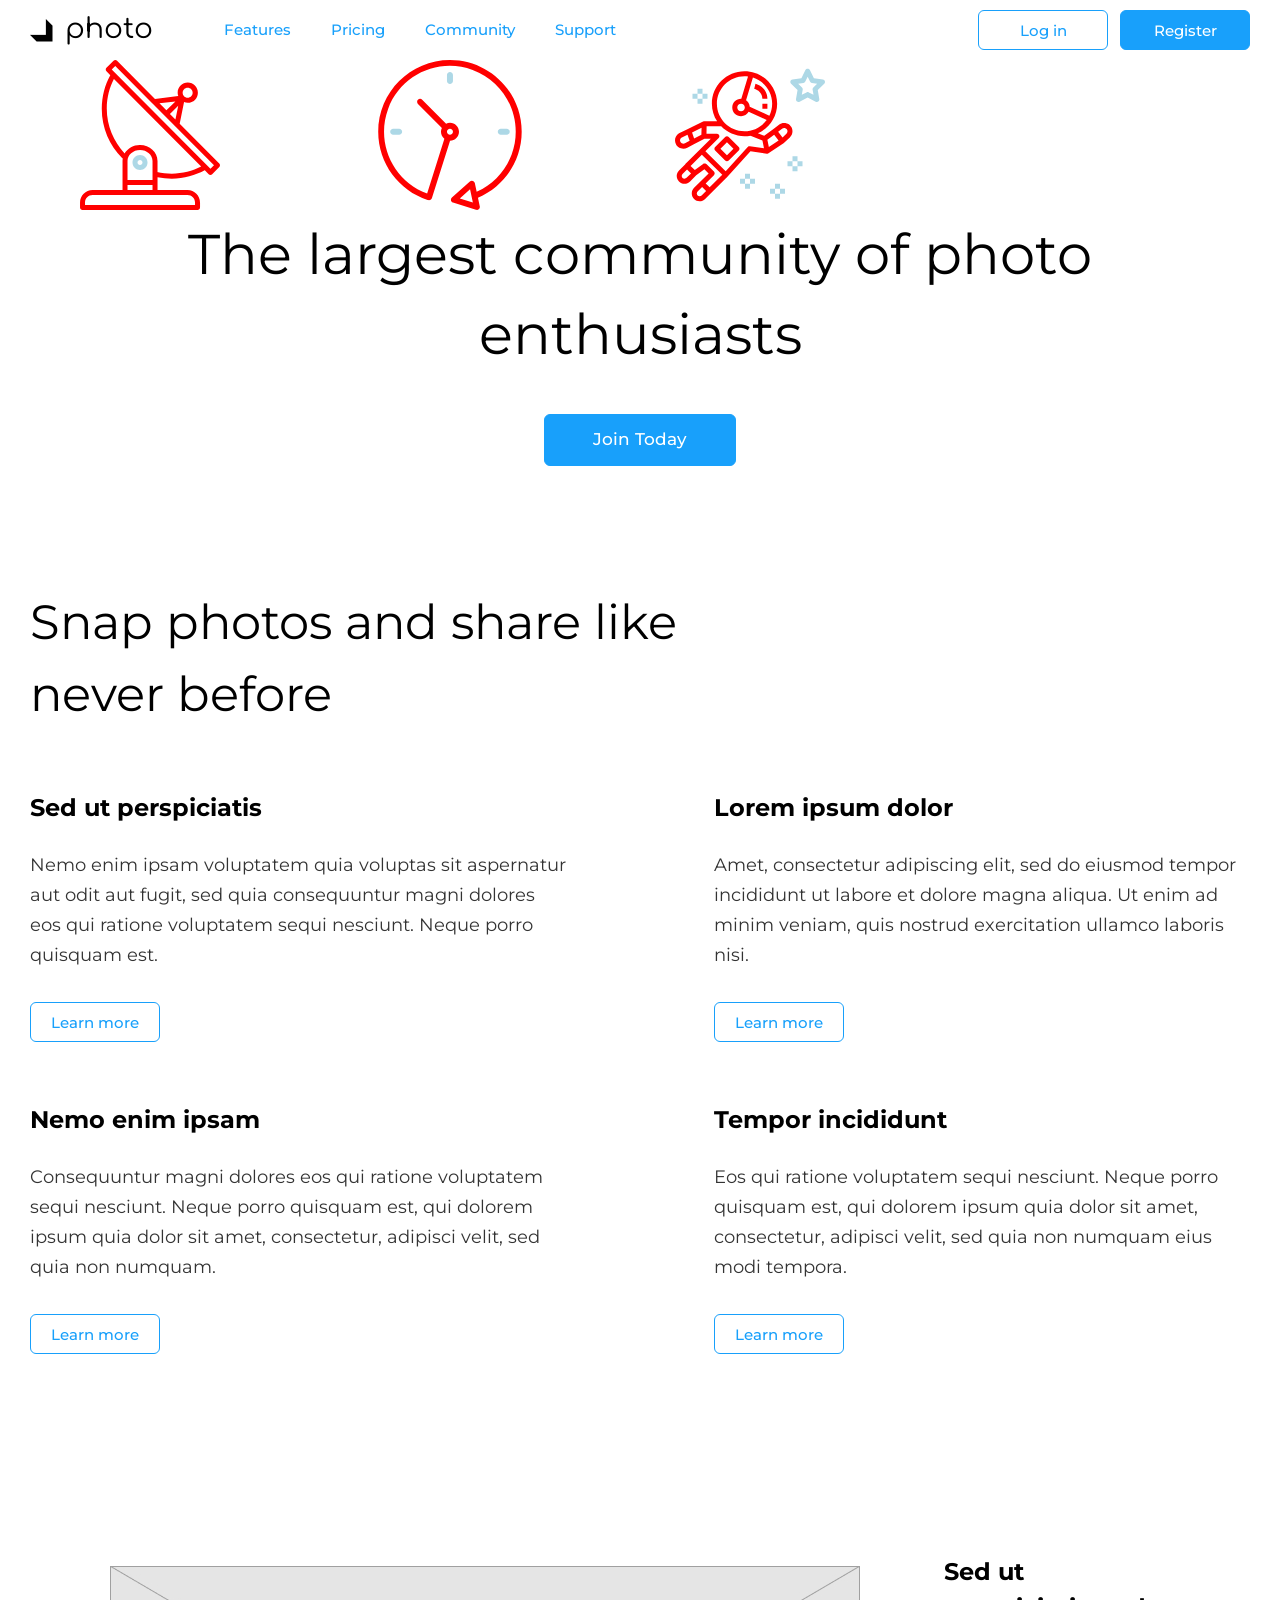
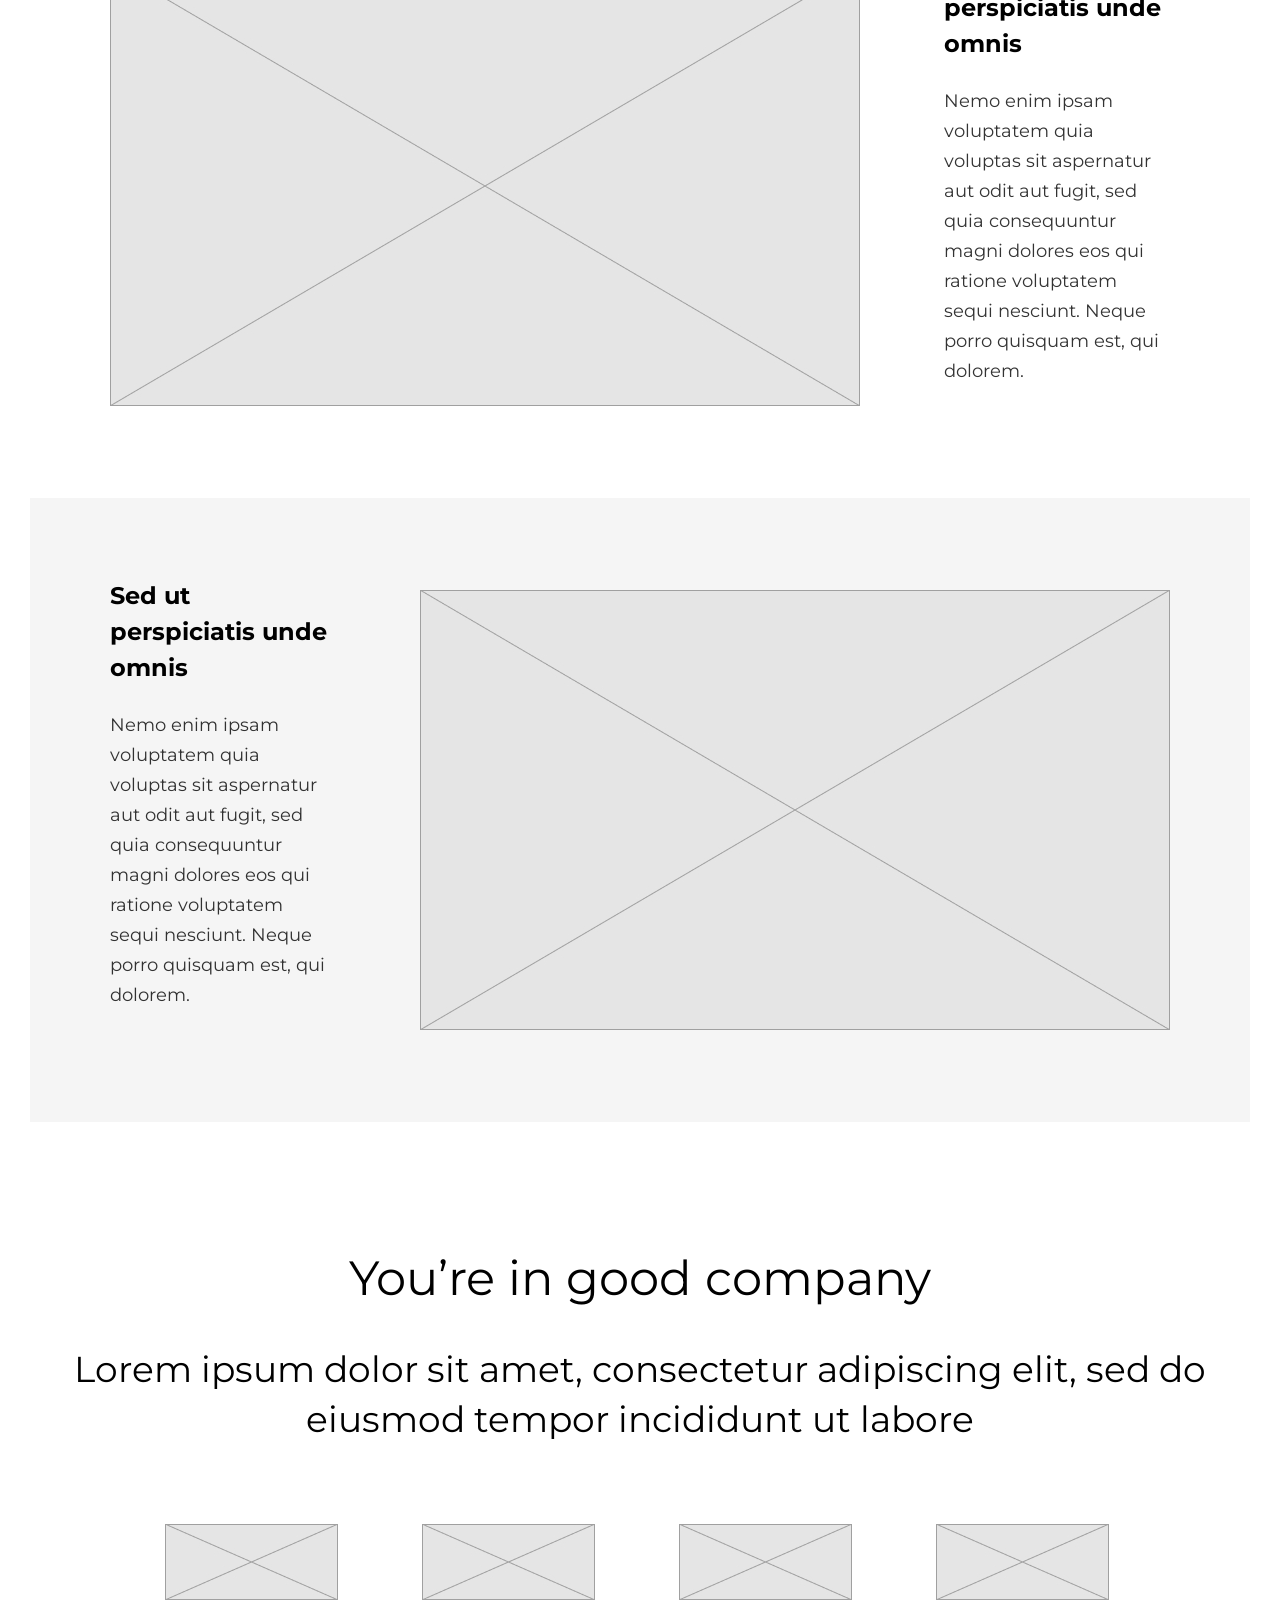
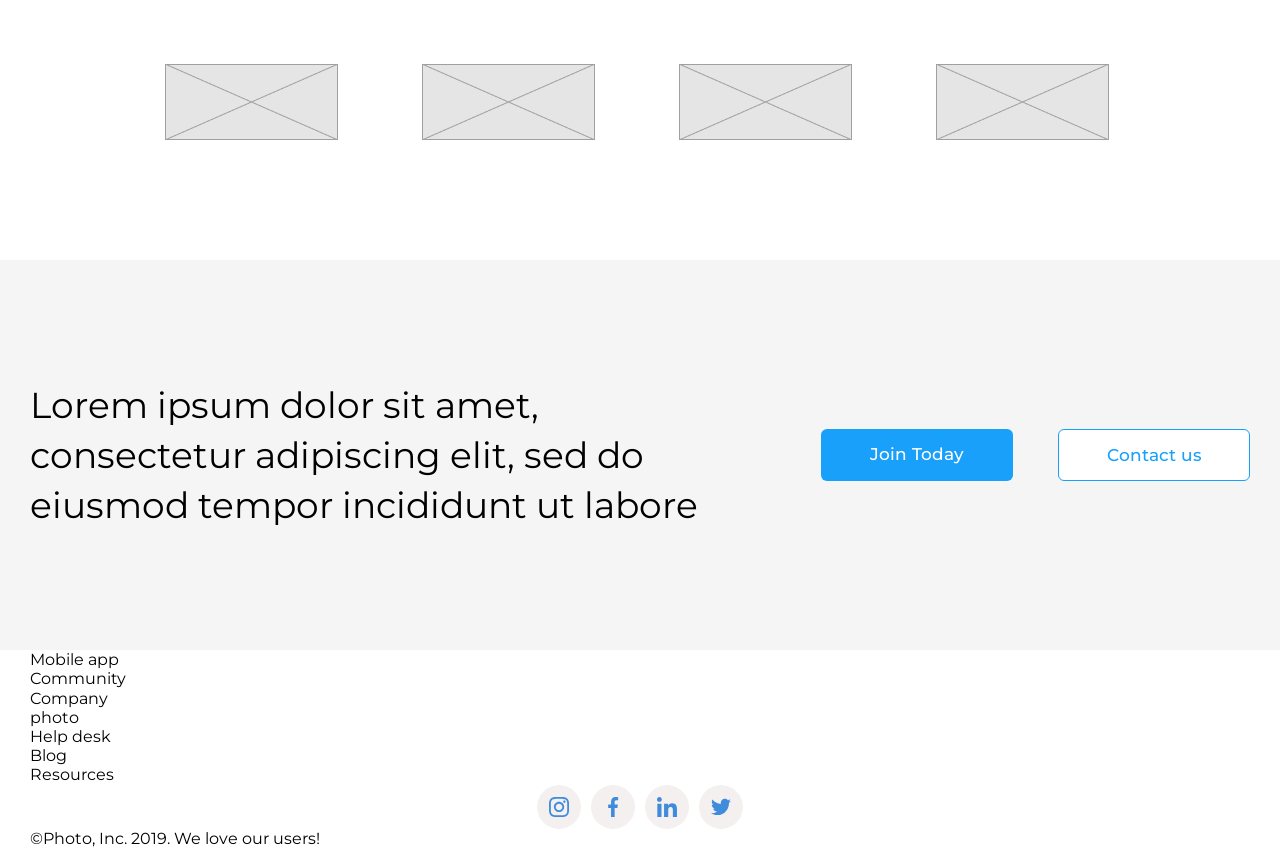
<file: index.html>
<!doctype html>
<html lang="en">

<head>
  <meta charset="UTF-8" />
  <meta name="viewport" content="width=device-width, initial-scale=1.0" />
  <title>Wireframe</title>
  <link rel="preconnect" href="https://fonts.googleapis.com" />
  <link rel="preconnect" href="https://fonts.gstatic.com" crossorigin />
  <link
    href="https://fonts.googleapis.com/css2?family=Comfortaa:wght@400&family=Montserrat:wght@400;500;700&display=swap"
    rel="stylesheet" />
  <link rel="stylesheet" href="https://cdnjs.cloudflare.com/ajax/libs/modern-normalize/3.0.1/modern-normalize.min.css"
    integrity="sha512-q6WgHqiHlKyOqslT/lgBgodhd03Wp4BEqKeW6nNtlOY4quzyG3VoQKFrieaCeSnuVseNKRGpGeDU3qPmabCANg=="
    crossorigin="anonymous" referrerpolicy="no-referrer" />
  <link rel="stylesheet" href="./css/styles.css" />
</head>

<body>
  <!-- Header -->
  <header class="header">
    <div class="container">
      <nav class="header-nav">
        <a class="logo" href="">
          <img src="./images/logo.png" alt="logo" />
          photo</a>
        <ul class="nav-list">
          <li><a class="nav-link" href="./animaion.html">
              Features</a></li>
          <li><a class="nav-link" href="">Pricing</a></li>
          <li><a class="nav-link" href="">Community</a></li>
          <li><a class="nav-link" href="">Support</a></li>
        </ul>
        <ul class="btn-list">
          <li><a class="btn btn-primary" href="">Log in</a></li>
          <li><a class="btn btn-secondary" href="">Register</a></li>
        </ul>
      </nav>
    </div>
  </header>

  <!-- Main -->
  <main>
    <!-- Hero -->
    <ul class="colors">
      <li class="color-item">
        <svg class="color-icon">
          <use href="./images/icons/icons2.svg#antenna"></use>
        </svg>
        <ul class="submenu">
          <li><a href="">Item-1</a></li>
          <li><a href="">Item-2</a></li>
          <li><a href="">Item-3</a></li>
        </ul>
      </li>
      <li class="color-item">
        <svg class="color-icon">
          <use href="./images/icons/icons2.svg#clock"></use>
        </svg>
        <ul class="submenu">
          <li><a href="">Item-1</a></li>
          <li><a href="">Item-2</a></li>
          <li><a href="">Item-3</a></li>
        </ul>
      </li>
      <li class="color-item">
        <svg class="color-icon">
          <use href="./images/icons/icons2.svg#astronaut"></use>
        </svg>
        <ul class="submenu">
          <li><a href="">Item-1</a></li>
          <li><a href="">Item-2</a></li>
          <li><a href="">Item-3</a></li>
        </ul>
      </li>
    </ul>
    <section class="hero">
      <div class="container">
        <h1 class="hero-title">The largest community of photo enthusiasts</h1>
        <button class="hero-btn btn" type="button" data-modal-open>Join Today</button>
      </div>
      <div class="backdrop" data-backdrop>
        <div class="modal">
          <form class="js-form form">
            <div class="form-field">
              <label for="name">Name</label>
              <input type="text" id="name" name="user-name">
            </div>
            <div class="form-field">
              <label for="email">Email</label>
              <input type="text" id="email" name="email">
            </div>
            <div class="form-field">
              <label for="tel">Phone</label>
              <input type="text" id="tel" name="phone">
            </div>
            <div role="group" class="form-gorup">
              <p class="group-title">Topic of the story</p>
              <input type="checkbox" name="topic" id="html" value="html">
              <label for="html">HTML</label>

              <input type="checkbox" name="topic" id="css" value="css">
              <label for="css">CSS</label>

              <input type="checkbox" name="topic" id="js" value="js">
              <label for="js">JavaScript</label>
            </div>
            <div role="group" class="form-gorup">
              <p class="group-title">Choose your experience level</p>
              <input type="radio" name="experience" id="junior" value="junior">
              <label for="junior">Junior</label>

              <input type="radio" name="experience" id="middle" value="middle">
              <label for="middle">Middle</label>

              <input type="radio" name="experience" id="senior" value="senior">
              <label for="senior">Senior</label>
            </div>
            <div class="form-field">
              <label for="date">Date</label>
              <input type="datetime-local" id="date" name="date">
            </div>

            <div class="form-field">
              <label for="comment">Leave your comment</label>
              <textarea name="comment" id="comment"></textarea>
            </div>

            <label for="months">Month</label>
            <select name="months" id="months">
              <optgroup label="winter">
                              <option value="dec">December</option>
              <option value="jan">January</option>
              <option value="feb">February</option>
              </optgroup>
<optgroup label="spring">
              <option value="mar">March</option>
              <option value="apr">April</option>
              <option value="may">May</option>
              </optgroup>
            </select>
            <button type="submit">Submit</button>
          </form>
          <button class="modal-close btn btn-primary" type="button" data-modal-close>Close</button>
        </div>

      </div>
    </section>

    <!-- Benefits -->
    <section class="section benefits">
      <div class="container">
        <h2 class="title">
          Snap photos and share like <br />
          never before
        </h2>
        <ul class="benefits-list">
          <li class="benefits-list-item">
            <h3 class="benefits-list-title">Sed ut perspiciatis</h3>
            <p class="benefits-list-descr">
              Nemo enim ipsam voluptatem quia voluptas sit aspernatur aut odit aut fugit, sed quia
              consequuntur magni dolores eos qui ratione voluptatem sequi nesciunt. Neque porro
              quisquam est.
            </p>
            <button class="btn btn-primary" type="button">Learn more</button>
          </li>
          <li class="benefits-list-item">
            <h3 class="benefits-list-title">Lorem ipsum dolor</h3>
            <p class="benefits-list-descr">
              Amet, consectetur adipiscing elit, sed do eiusmod tempor incididunt ut labore et
              dolore magna aliqua. Ut enim ad minim veniam, quis nostrud exercitation ullamco
              laboris nisi.
            </p>
            <button class="btn btn-primary" type="button">Learn more</button>
          </li>
          <li class="benefits-list-item">
            <h3 class="benefits-list-title">Nemo enim ipsam</h3>
            <p class="benefits-list-descr">
              Consequuntur magni dolores eos qui ratione voluptatem sequi nesciunt. Neque porro
              quisquam est, qui dolorem ipsum quia dolor sit amet, consectetur, adipisci velit,
              sed quia non numquam.
            </p>
            <button class="btn btn-primary" type="button">Learn more</button>
          </li>
          <li class="benefits-list-item">
            <h3 class="benefits-list-title">Tempor incididunt</h3>
            <p class="benefits-list-descr">
              Eos qui ratione voluptatem sequi nesciunt. Neque porro quisquam est, qui dolorem
              ipsum quia dolor sit amet, consectetur, adipisci velit, sed quia non numquam eius
              modi tempora.
            </p>
            <button class="btn btn-primary" type="button">Learn more</button>
          </li>
        </ul>
      </div>
    </section>

    <!-- Gallery -->
    <section>
      <ul class="gallery-list">
        <div class="container">
          <li class="gallery-list-item">
            <img src="./images/gallery.jpg" alt="gallery" width="750" />
            <div class="gallery-descr">
              <h3 class="gallery-title">Sed ut perspiciatis unde omnis</h3>
              <p class="gallery-text">
                Nemo enim ipsam voluptatem quia voluptas sit aspernatur aut odit aut fugit, sed
                quia consequuntur magni dolores eos qui ratione voluptatem sequi nesciunt. Neque
                porro quisquam est, qui dolorem.
              </p>
            </div>
          </li>
          <li class="gallery-list-item">
            <img src="./images/gallery.jpg" alt="gallery" width="750" />
            <div class="gallery-descr">
              <h3 class="gallery-title">Sed ut perspiciatis unde omnis</h3>
              <p class="gallery-text">
                Nemo enim ipsam voluptatem quia voluptas sit aspernatur aut odit aut fugit, sed
                quia consequuntur magni dolores eos qui ratione voluptatem sequi nesciunt. Neque
                porro quisquam est, qui dolorem.
              </p>
            </div>
          </li>
      </ul>
      </div>
    </section>

    <!-- Partners -->
    <section class="section">
      <div class="container">
        <h2 class="title partners-title">You’re in good company</h2>
        <p class="partners-descr">
          Lorem ipsum dolor sit amet, consectetur adipiscing elit, sed do eiusmod tempor
          incididunt ut labore
        </p>
        <ul class="partners-list">
          <li><img src="./images/partners.jpg" alt="partner" /></li>
          <li><img src="./images/partners.jpg" alt="partner" /></li>
          <li><img src="./images/partners.jpg" alt="partner" /></li>
          <li><img src="./images/partners.jpg" alt="partner" /></li>
          <li><img src="./images/partners.jpg" alt="partner" /></li>
          <li><img src="./images/partners.jpg" alt="partner" /></li>
          <li><img src="./images/partners.jpg" alt="partner" /></li>
          <li><img src="./images/partners.jpg" alt="partner" /></li>
        </ul>
      </div>
    </section>

    <!-- Subscribe -->
    <section class="section subscribe-section">
      <div class="container subscribe-wrapper">
        <p class="subscribe-descr">
          Lorem ipsum dolor sit amet, consectetur adipiscing elit, sed do eiusmod tempor incididunt
          ut labore
        </p>
        <ul class="subscribe-list">
          <li><a class="hero-btn" href="">Join Today</a></li>
          <li><a class="hero-btn subscribe" href="">Contact us</a></li>
        </ul>
      </div>
    </section>

    <!-- Footer -->
    <footer>
      <div class="container">
        <ul>
          <li><a href="">Mobile app</a></li>
          <li><a href="">Community</a></li>
          <li><a href="">Company</a></li>
        </ul>
        <a href="">photo</a>
        <ul>
          <li><a href="">Help desk</a></li>
          <li><a href="">Blog</a></li>
          <li><a href="">Resources</a></li>
        </ul>
        <ul class="socials">
          <li>
            <a href="" class="socials-link">
              <svg class="icon">
                <use href="./images/icons/icons2.svg#instagram"></use>
              </svg></a>
          </li>
          <li>
            <a href="" class="socials-link">
              <svg class="icon">
                <use href="./images/icons/icons2.svg#facebook"></use>
              </svg>
            </a>
          </li>
          <li>
            <a href="" class="socials-link">
              <svg class="icon">
                <use href="./images/icons/icons2.svg#linkedin"></use>
              </svg>
            </a>
          </li>
          <li>
            <a href="" class="socials-link">
              <svg class="icon">
                <use href="./images/icons/icons2.svg#twitter"></use>
              </svg>
            </a>
          </li>
        </ul>
        <p>&#169;Photo, Inc. 2019. We love our users!</p>
      </div>
    </footer>
  </main>

  <script src="./js/modal.js" type="module"></script>
  <script src="./js/form.js" type="module"></script>
</body>

</html>
</file>
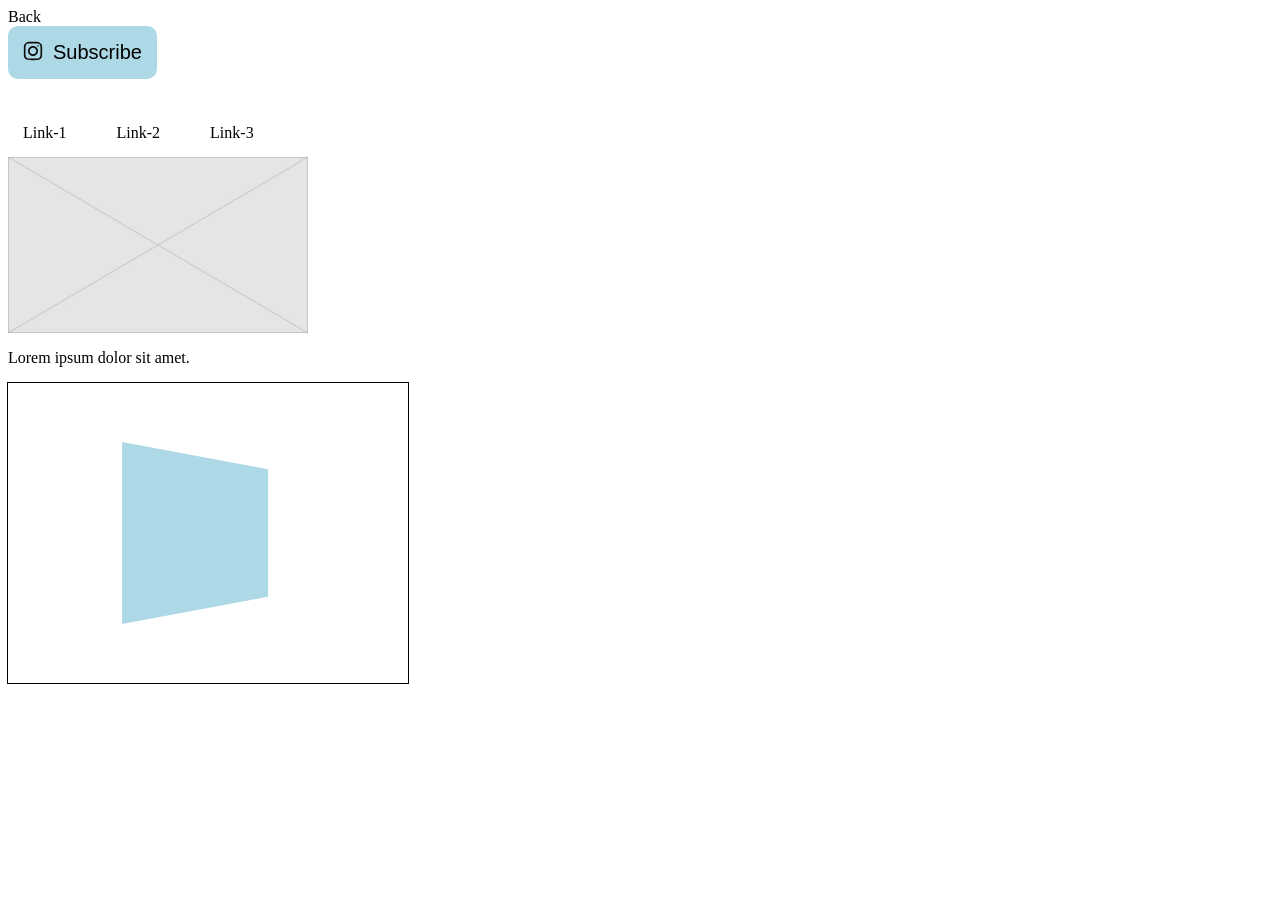
<file: animaion.html>
<!doctype html>
<html lang="en">
  <head>
    <meta charset="UTF-8" />
    <meta name="viewport" content="width=device-width, initial-scale=1.0" />
    <title>Document</title>
    <link
      rel="stylesheet"
      href="https://cdnjs.cloudflare.com/ajax/libs/animate.css/4.1.1/animate.min.css"
    />
    <link rel="stylesheet" href="./css/animation.css" />
  </head>
  <body>
    <a class="animate__animated animate__bounce" href="./index.html">Back</a>
    <button type="button" class="btn">Subscribe</button>

    <ul class="menu">
      <li class="menu-item"><a class="menu-link" href="">Link-1</a></li>
      <li class="menu-item"><a class="menu-link" href="">Link-2</a></li>
      <li class="menu-item"><a class="menu-link" href="">Link-3</a></li>
    </ul>

    <div>
      <div class="thumb">
        <img src="./images/gallery.jpg" alt="" width="300" />
        <p class="overlay">
          Lorem ipsum dolor sit amet consectetur adipisicing elit. Ea harum praesentium voluptatum
          tempore quasi quos exercitationem, quia maxime vel ducimus dolorum est iure sapiente
          veniam, consectetur eveniet corrupti, nam ipsam!
        </p>
      </div>
      <p class="text">Lorem ipsum dolor sit amet.</p>
    </div>

    <div class="container">
      <div class="box"></div>
    </div>
  </body>
</html>
</file>
<file: css/styles.css>
:root {
  /* colors */
  --main-txt-cl: rgba(0, 0, 0, 0.8);
  --title-txt-cl: #000000;
  --white-cl: #ffffff;
  --accent-cl: #18a0fb;
  --grey-bg-cl: #f5f5f5;

  /* fonts */
  --main-font: 'Montserrat', sans-serif;
  --secondary-font: 'Comfortaa', sans-serif;
}

body {
  font-family: var(--main-font);
  line-height: 1.2;
}

h1,
h2,
h3,
h4,
h5,
h6,
p,
ul {
  margin: 0;
}

ul {
  padding: 0;
  list-style: none;
}

a {
  text-decoration: none;
  color: currentColor;
}

img {
  display: block;
  max-width: 100%;
}

.container {
  width: 1260px;
  padding-left: 20px;
  padding-right: 20px;
  margin-left: auto;
  margin-right: auto;
}

/* Modal */
.no-scroll {
  overflow: hidden;
}

.backdrop {
  position: fixed;
  top: 0;
  left: 0;

  width: 100%;
  height: 100%;

  background-color: rgba(204, 204, 204, 0.5);

  opacity: 0;
  pointer-events: none;

  transition: opacity 250ms ease-in;
}

.backdrop.is-open {
  opacity: 1;
  pointer-events: initial;
}

.modal {
  position: absolute;
  top: 50%;
  left: 50%;
  width: 600px;
  /* height: 400px; */
  padding: 20px;

  background-color: #ffffff;
  border-radius: 10px;

  transform: translate(-50%, -50%) scale(0.3);
  transition: transform 300ms linear;
}

.backdrop.is-open .modal {
  transform: translate(-50%, -50%) scale(1);
}

.modal-text {
  margin-bottom: 30px;
}

.form {
  margin-right: auto;
  margin-left: auto;
  width: 400px;
}

.form-field {
  display: flex;
  flex-direction: column;
  gap: 8px;
  margin-bottom: 20px;
  text-align: left;
}

.form-field input {
  padding: 5px 10px;
}

.form-gorup {
  margin-bottom: 20px;
}

.group-title {
  font-size: 20px;
  font-weight: 500;
  text-align: left;
}

/* Header */
.header-nav {
  display: flex;
  align-items: center;
}

.logo {
  display: flex;
  gap: 12px;
  align-items: center;
  margin-right: 71px;

  font-size: 28px;
  font-family: var(--secondary-font);
  color: var(--title-txt-cl);
}

.nav-list {
  display: flex;
  gap: 40px;
}

.nav-link {
  display: block;
  padding-top: 21px;
  padding-bottom: 21px;
  font-size: 15px;
  font-weight: 500;
  color: var(--accent-cl);
}

.btn-list {
  display: flex;
  margin-left: auto;
  gap: 12px;
}

.btn {
  display: inline-block;
  padding-top: 11px;
  padding-bottom: 11px;
  width: 130px;
  height: 40px;
  background-color: var(--white-cl);
  border-radius: 6px;
  border: 1px solid var(--accent-cl);

  font-size: 15px;
  font-weight: 500;
  text-align: center;

  cursor: pointer;
  transition: all 250ms ease-in;
}

.btn-primary {
  color: var(--accent-cl);
}

.btn-primary:hover,
.btn-primary:focus {
  color: var(--white-cl);
  background-color: var(--accent-cl);
}

.btn-secondary {
  background-color: var(--accent-cl);
  color: var(--white-cl);
}

/* Hero */
.hero {
  text-align: center;
}

.hero-title {
  margin-bottom: 40px;

  font-size: 56px;
  line-height: calc(80 / 56);
  font-weight: 400;
  color: var(--title-txt-cl);
}

.hero-btn {
  display: inline-block;
  padding-top: 15px;
  padding-bottom: 15px;
  width: 192px;
  height: 52px;
  background-color: var(--accent-cl);
  border-radius: 6px;

  font-size: 17px;
  font-weight: 500;
  color: var(--white-cl);
  text-align: center;
}

/* Benefits */
.section {
  padding-top: 120px;
  padding-bottom: 120px;
}

.title {
  margin-bottom: 60px;
  font-size: 48px;
  line-height: calc(72 / 48);
  font-weight: 400;
  color: var(--title-txt-cl);
}

.benefits-list {
  display: flex;
  flex-wrap: wrap;
}

.benefits-list-item {
  flex-basis: calc((100% - 148px) / 2);
}

.benefits-list-item:not(:nth-child(2n)) {
  margin-right: 148px;
}

.benefits-list-item:not(:nth-last-child(-n + 2)) {
  margin-bottom: 60px;
}

.benefits-list-title,
.gallery-title {
  margin-bottom: 24px;

  font-size: 24px;
  line-height: calc(36 / 24);
  color: var(--title-txt-cl);
}

.benefits-list-descr,
.gallery-text {
  margin-bottom: 32px;

  font-size: 18px;
  line-height: calc(30 / 18);
  color: var(--main-txt-cl);
}

/* Gallery */

.gallery-list-item {
  display: flex;
  gap: 84px;
  align-items: center;
  padding: 80px;
}

.gallery-list-item:nth-child(2n) {
  flex-direction: row-reverse;
  background-color: var(--grey-bg-cl);
}

/* Partners */
.partners-title {
  margin-bottom: 30px;

  text-align: center;
}

.partners-descr {
  margin-bottom: 80px;
  margin-left: auto;
  margin-right: auto;
  max-width: 1392px;

  font-size: 36px;
  line-height: calc(50 / 36);
  color: var(--title-txt-cl);
  text-align: center;
}

.partners-list {
  display: flex;
  column-gap: 84px;
  row-gap: 64px;
  flex-wrap: wrap;
  max-width: 950px;
  margin-left: auto;
  margin-right: auto;
}

/* Subscribe */
.subscribe-section {
  background-color: var(--grey-bg-cl);
}

.subscribe-wrapper {
  display: flex;
  align-items: center;
}

.subscribe-descr {
  max-width: 943px;
  margin-right: 84px;
  font-size: 36px;
  line-height: calc(50 / 36);
  color: var(--title-txt-cl);
  text-align: left;
}

.subscribe-list {
  display: flex;
  gap: 45px;
}

.hero-btn.subscribe {
  color: var(--accent-cl);
  background-color: var(--white-cl);
  border-radius: 6px;
  border: 1px solid #18a0fb;
}

.hero-btn.subscribe:hover,
.hero-btn.subscribe:focus {
  background-color: var(--accent-cl);
  color: var(--white-cl);
}

/* Socials icons */

.socials {
  display: flex;
  gap: 10px;
  justify-content: center;
  align-items: center;
}

.socials-link {
  display: flex;
  align-items: center;
  justify-content: center;
  width: 44px;
  height: 44px;
  border-radius: 50%;

  /* outline: 1px solid tomato; */
  background-color: rgb(245, 240, 240);
  color: rgb(63, 139, 220);

  transition: color 250ms linear;
}

.socials-link:hover,
.socials-link:focus {
  background-color: rgb(63, 139, 220);
  color: rgb(245, 240, 240);
}

.socials-link .icon {
  width: 20px;
  height: 20px;
  fill: currentColor;
}

/* train with 2 colors icons */
.colors {
  display: flex;
}

.color-item {
  --color1: red;
  --color2: lightblue;

  position: relative;

  cursor: pointer;
}

.color-item:hover,
.color-item:focus {
  --color1: black;
  --color2: yellow;
}

.color-item:hover .submenu {
  opacity: 1;
  transform: translateY(0);
  pointer-events: initial;
}

.submenu {
  position: absolute;
  /* z-index: 22; */
  top: 100%;
  left: 0;
  background-color: #ccc;
  opacity: 0;
  transform: translateY(-100%);
  transition: all 250ms ease-in;
  pointer-events: none;
}
</file>
<file: css/animation.css>
a {
  display: block;
  text-decoration: none;
  color: currentColor;
}

ul {
  padding: 0;
  margin: 0;
  list-style: none;
}

img {
  display: block;
  max-width: 100%;
}

.btn {
  position: relative;
  display: flex;
  gap: 10px;
  padding: 15px;
  margin-bottom: 30px;
  border: none;
  background-color: lightblue;
  border-radius: 10px;
  font-size: 20px;
  cursor: pointer;
  overflow: hidden;
  transition: background-color 250ms linear;
}

.btn:hover {
  background-color: bisque;
}

.btn::before {
  content: '';
  display: block;
  width: 20px;
  height: 20px;
  /* background-color: pink; */
  transition: transform 250ms linear;
  background-image: url(../images/icons/instagram-svgrepo-com.svg);
  background-size: contain;
}

.btn::after {
  position: absolute;
  top: 15px;
  left: 15px;
  content: '';
  display: block;
  width: 20px;
  height: 20px;
  /* background-color: teal; */
  transform: translateY(38px);
  transition: transform 250ms linear;
  background-image: url(../images/icons/telegram-svgrepo-com.svg);
  background-size: contain;
}

.btn:hover::before {
  transform: translateY(-37px);
}

.btn:hover::after {
  transform: translateY(0);
}

.menu {
  display: flex;
  align-items: center;
  gap: 20px;
}

.menu-link {
  position: relative;
  display: block;
  padding: 15px;
  /* outline: 1px solid tomato; */
}

.menu-link::after {
  position: absolute;
  left: 0;
  bottom: 0;
  content: '';
  display: block;
  width: 100%;
  height: 5px;
  background-color: lightskyblue;
  border-radius: 5px;
  transform: scaleX(0);
  transition: transform 300ms linear;
}

.menu-link:hover::after {
  transform: scaleX(1);
}

.thumb {
  position: relative;
  width: 300px;
  overflow: hidden;
}

.thumb:hover .overlay {
  transform: translateY(0);
}

.overlay {
  position: absolute;
  top: 0;
  left: 0;
  margin: 0;
  padding: 15px 0;
  width: 100%;
  height: 100%;
  background-color: rgba(214, 60, 231, 0.4);
  /* outline: 1px solid tomato; */
  transform: translateY(100%);
  transition: transform 300ms linear;
  text-align: center;
}

.container {
  position: relative;
  width: 400px;
  height: 300px;
  perspective: 400px;

  outline: 1px solid black;
}

.box {
  position: absolute;
  top: 50%;
  left: 50%;
  width: 200px;
  height: 150px;
  transform: translate(-50%, -50%) rotateY(45deg);

  /* transform: translate(-50%, -50%) scale(0.3) rotateZ(-360deg);
  opacity: 0;
  transition:
    transform 300ms ease-out,
    opacity 300ms ease-out; */
  /* animation: change-color 2000ms linear infinite; */
  background-color: lightblue;
}

/* .container:hover .box {
  opacity: 1;
  transform: translate(-50%, -50%) scale(1) rotateZ(0);
} */

/* @keyframes change-color {
  0% {
    background-color: brown;
  }
  50% {
    background-color: greenyellow;
    transform: translate(-50%, -50%) rotate(180deg);
  }
  100% {
    background-color: deepskyblue;
    transform: translate(-50%, -50%) rotate(0);
  }
} */
</file>
